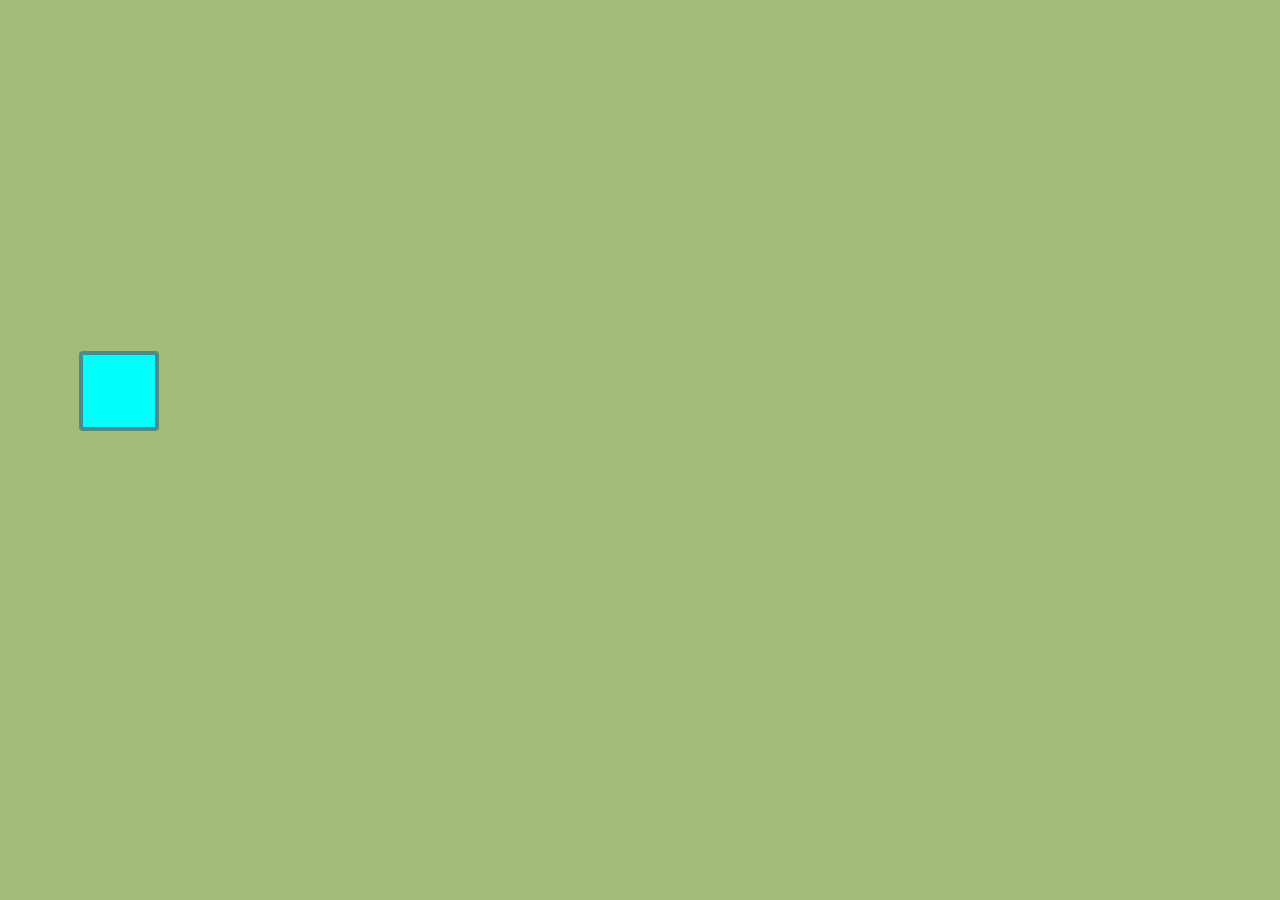
<file: drp/index.html>
<!DOCTYPE html>
<html lang="en">
<head>
    <meta charset="UTF-8">
    <meta name="viewport" content="width=device-width, initial-scale=1.0">
   <link rel="stylesheet" href="style.css">
    <title>Drop Animation</title>
</head>
<body>
    <div class="container"></div>
    <script src="script.js"></script>
</body>
</html>
</file>
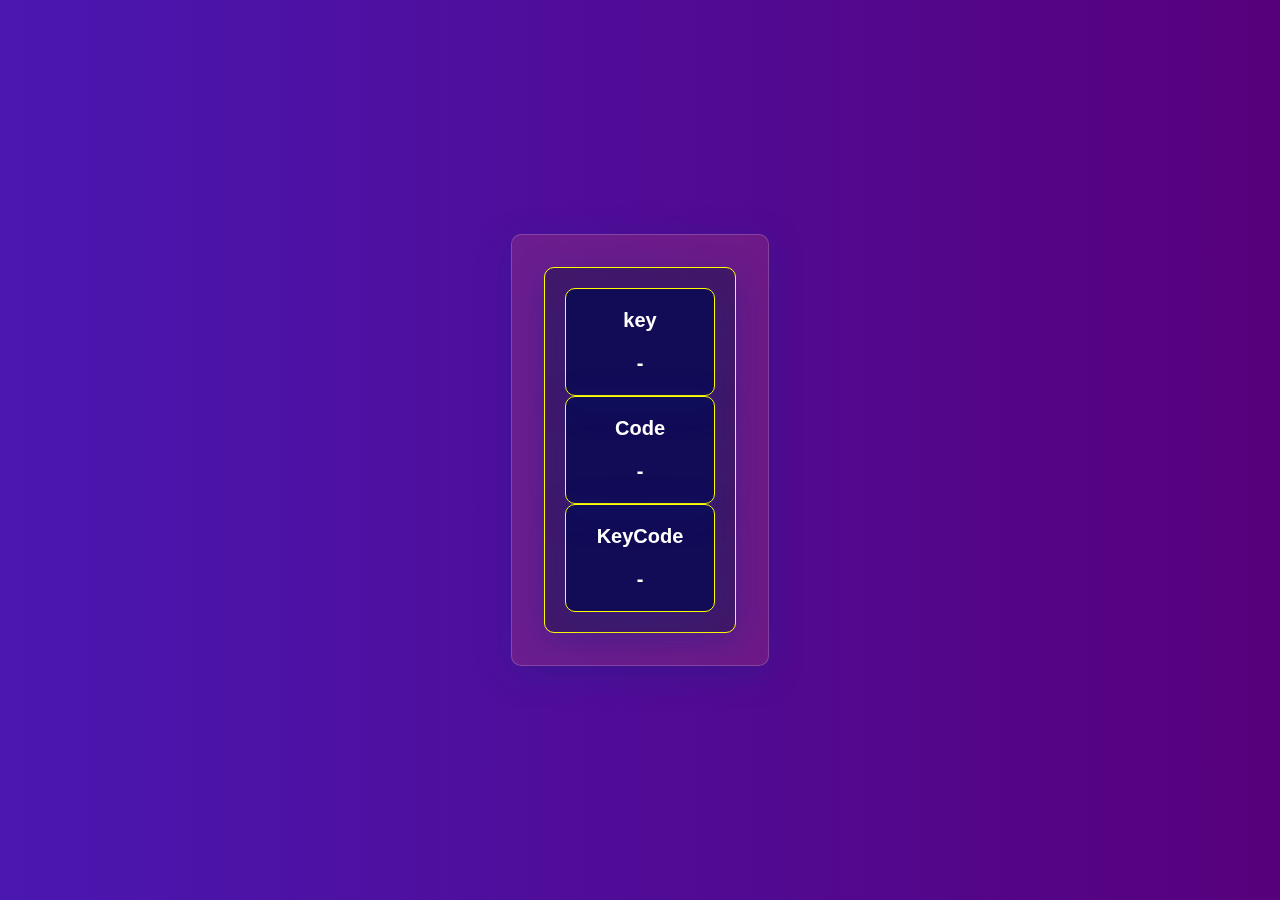
<file: projectkey/index.html>
<!DOCTYPE html>
<html lang="en">
<head>
    <meta charset="UTF-8">
    <meta name="viewport" content="width=device-width, initial-scale=1.0">
    <link rel="stylesheet" href="style.css">
    <title>ProjectKey</title>
</head>
<body>
    

<div class="container">
    <div class="key-container" id="keyContainer">
        <h4 class="animation">KEY</h4>
        <div class="keycontent animation">-</div>

        <h4 class="animation">CODE</h4>
        <div class="keycontent animation">-</div>

        <h4 class="animation">KEY CODE</h4>
        <div class="keycontent animation">-</div>
    </div>
</div>



    <script src="index.js"></script>
</body>
</html>
</file>
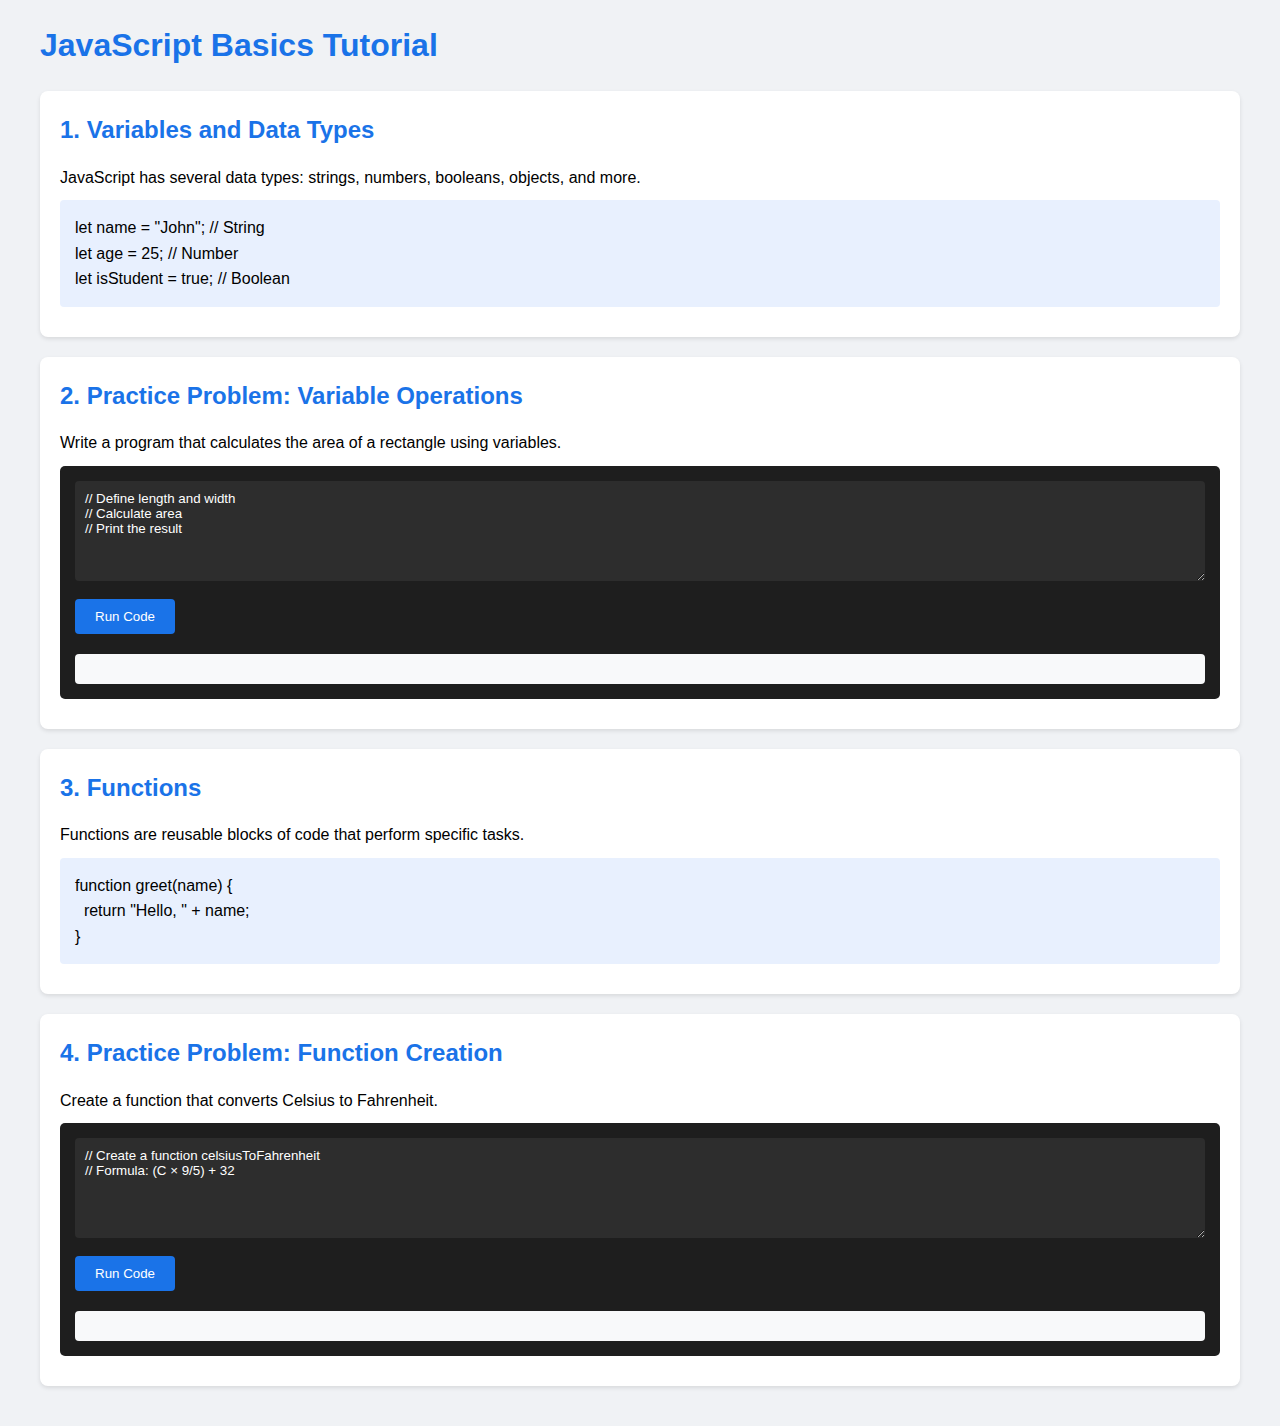
<file: JSlern/idx.html>
<!DOCTYPE html>
<html lang="en">
<head>
    <meta charset="UTF-8">
    <meta name="viewport" content="width=device-width, initial-scale=1.0">
    <title>Learn JavaScript Basics</title>
    <style>
        * {
            margin: 0;
            padding: 0;
            box-sizing: border-box;
            font-family: Arial, sans-serif;
        }
        
        body {
            line-height: 1.6;
            padding: 20px;
            background-color: #f0f2f5;
        }

        .container {
            max-width: 1200px;
            margin: 0 auto;
        }

        .section {
            background: white;
            padding: 20px;
            margin: 20px 0;
            border-radius: 8px;
            box-shadow: 0 2px 4px rgba(0,0,0,0.1);
        }

        h1, h2 {
            color: #1a73e8;
            margin-bottom: 15px;
        }

        .code-editor {
            background: #1e1e1e;
            color: #fff;
            padding: 15px;
            border-radius: 5px;
            margin: 10px 0;
        }

        textarea {
            width: 100%;
            min-height: 100px;
            background: #2d2d2d;
            color: #fff;
            padding: 10px;
            border: none;
            border-radius: 4px;
        }

        button {
            background: #1a73e8;
            color: white;
            border: none;
            padding: 10px 20px;
            border-radius: 4px;
            cursor: pointer;
            margin: 10px 0;
        }

        button:hover {
            background: #1557b0;
        }

        .output {
            background: #f8f9fa;
            padding: 15px;
            border-radius: 4px;
            margin-top: 10px;
        }

        .example {
            background: #e8f0fe;
            padding: 15px;
            border-radius: 4px;
            margin: 10px 0;
        }
    </style>
</head>
<body>
    <div class="container">
        <h1>JavaScript Basics Tutorial</h1>

        <div class="section">
            <h2>1. Variables and Data Types</h2>
            <p>JavaScript has several data types: strings, numbers, booleans, objects, and more.</p>
            <div class="example">
                <code>
                    let name = "John"; // String<br>
                    let age = 25; // Number<br>
                    let isStudent = true; // Boolean
                </code>
            </div>
        </div>

        <div class="section">
            <h2>2. Practice Problem: Variable Operations</h2>
            <p>Write a program that calculates the area of a rectangle using variables.</p>
            <div class="code-editor">
                <textarea id="problem1" placeholder="Write your code here...">// Define length and width
// Calculate area
// Print the result</textarea>
                <button onclick="runCode('problem1')">Run Code</button>
                <div id="output1" class="output"></div>
            </div>
        </div>

        <div class="section">
            <h2>3. Functions</h2>
            <p>Functions are reusable blocks of code that perform specific tasks.</p>
            <div class="example">
                <code>
                    function greet(name) {<br>
                    &nbsp;&nbsp;return "Hello, " + name;<br>
                    }
                </code>
            </div>
        </div>

        <div class="section">
            <h2>4. Practice Problem: Function Creation</h2>
            <p>Create a function that converts Celsius to Fahrenheit.</p>
            <div class="code-editor">
                <textarea id="problem2" placeholder="Write your code here...">// Create a function celsiusToFahrenheit
// Formula: (C × 9/5) + 32</textarea>
                <button onclick="runCode('problem2')">Run Code</button>
                <div id="output2" class="output"></div>
            </div>
        </div>
    </div>

    <script>
        function runCode(problemId) {
            const code = document.getElementById(problemId).value;
            const outputId = problemId.replace('problem', 'output');
            try {
                const result = eval(code);
                document.getElementById(outputId).innerHTML = "Output: " + result;
            } catch (error) {
                document.getElementById(outputId).innerHTML = "Error: " + error.message;
            }
        }

        // Example solutions
        const solution1 = `
            let length = 10;
            let width = 5;
            let area = length * width;
            area; // Returns 50
        `;

        const solution2 = `
            function celsiusToFahrenheit(celsius) {
                return (celsius * 9/5) + 32;
            }
            celsiusToFahrenheit(20); // Returns 68
        `;
    </script>
</body>
</html>
</file>
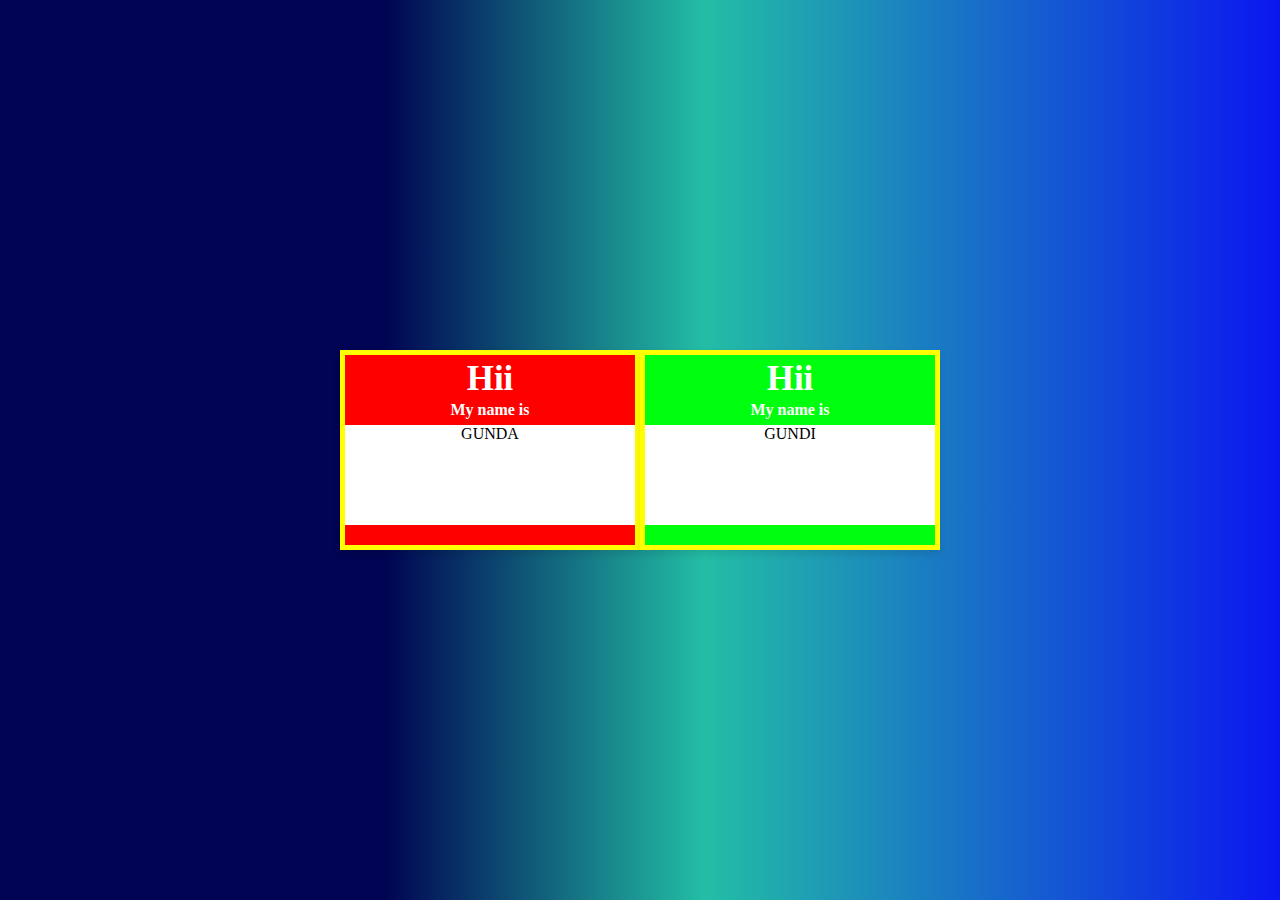
<file: NameTags/idx.html>
<!DOCTYPE html>
<html lang="en">
<head>
    <meta charset="UTF-8">
    <meta name="viewport" content="width=device-width, initial-scale=1.0">
    <link rel="stylesheet" href="style.css">
    <title>Document</title>
</head>
<body>
   
    
<template>
    <div class="container">
        <div class="heading">
            <div class="text">
                Hii
            </div>
            <div class="subtext">My name is</div>
        </div>
        <div class="name"></div>
        <div class="bottom"></div>
    </div>
</template>

<div class="wrapper"></div>





    <script src="idx.js"></script>
</body>
</html>
</file>
<file: drp/style.css>
* {
    box-sizing: border-box;
    margin: 0;
    padding: 0;
}

body {
    background-color: rgb(165, 187, 122);
    overflow: hidden;
}

.container {
    position: relative;
    width: 100vw;
    height: 100vh;
}

.drop {
    position: absolute;
    background-color: #00fffb;
    height: 5rem;
    width: 5rem;
    border-radius: 5%;
    border: 4px solid rgba(128, 62, 62, 0.6);
    animation: animate 5s linear;
    transition: all 0.5s ease-in-out;
}

@keyframes animate {
    0% {
        opacity: 1;
        transform: scale(1);
    }
    25% {
        border-radius: 15%;
    }
    50% {
        opacity: 0.5;
        transform: scale(2);
        border-radius: 25%;
        background-color: rgb(126, 18, 18);
    }
    100% {
        opacity: 1;
        transform: scale(3);
        border-radius: 50%;
        background-color: green;
    }
}
</file>
<file: projectkey/style.css>
*{
    box-sizing: border-box;
    margin: 0;
    padding: 0;
    font-family: sans-serif;
}
body{
    display:flex;
    justify-content: center;
    align-items: center;
    min-height: 100vh;
    background:linear-gradient(to right,#4a17b1,#57007c);
    text-align: center;

}

.container{
    display: flex;
    flex-direction: column;
    padding: 2rem;
    background: rgba(218, 97, 97, 0.20);
    box-shadow: 0px 8px 32px 0 rgba(31,38,135,0.37);
    backdrop-filter: blur(4px);
    border-radius: 10px;
    border: 1px solid rgba(255,255,255,0.18);
    transition: 0.3s ease-in-out;
}

.key-container{
    display: flex;
    flex-direction: column;
    font-size: 20px;
    font-weight: bold;
    padding: 20px;
    color: #fff;
    min-width: 150px;
    background: rgba(2, 7, 80, 0.5);
    box-shadow: 0px 8px 32px 0px rgba(31, 38, 135, 0.37);
    backdrop-filter: blur(2.5px);
    border-radius: 10px;
    border:1px solid rgba(255,255,0.18);
    transition: 0.3s ease-in-out;


}

.key-container h4{
  text-align: center;
  margin-bottom: 10px;
}

.keycontent{
margin-top: 10px;
}
.container:hover{
    background: rgba(255,255,255,0.35);
}

.key-container:hover{
    background: rgba(0,255,255,0.7);
}
</file>
<file: NameTags/style.css>
*{
    box-sizing: border-box;
    margin: 0;    
    padding:0;
}

body{
    display: flex;
    justify-content: center;
    align-items: center;
    min-height: 100vh;
    background:linear-gradient(
        90deg,rgb(0, 4, 82) 30%,
        rgb(35, 190, 165,1) 55%,
       rgb(11, 22, 240,1) 100%

    );
    overflow: hidden;
}
.wrapper{
    text-align: center;

}
.container{
    width: 300px;
    height: 200px;
    display: inline-block;
    border: 5px solid yellow;
    background-color: red;
    box-shadow: 0px 4px 8px rgba(0,0,0,0.1);
    transition:transform 0.3s ease-in-out,
        background 0.3s ease ease-in-out,
        box shadow 0.3s ease-in-out;

}

.text{
    font-weight: 900;
    font-size: 35px;
    line-height: 48px;
}

.subtext{
    font-weight: 700;
    font-size: 16px;
    line-height:14px ;

}

.heading{
    height: 70px;
    color: #fff;
    text-align: center;
    vertical-align: top;

}
.name{
    height: 100px;
    background-color: #fff;
    text-align: center;
    overflow: hidden;
    max-width :300px;
    transition: background 0.3s ease-in-out ;

}
</file>
